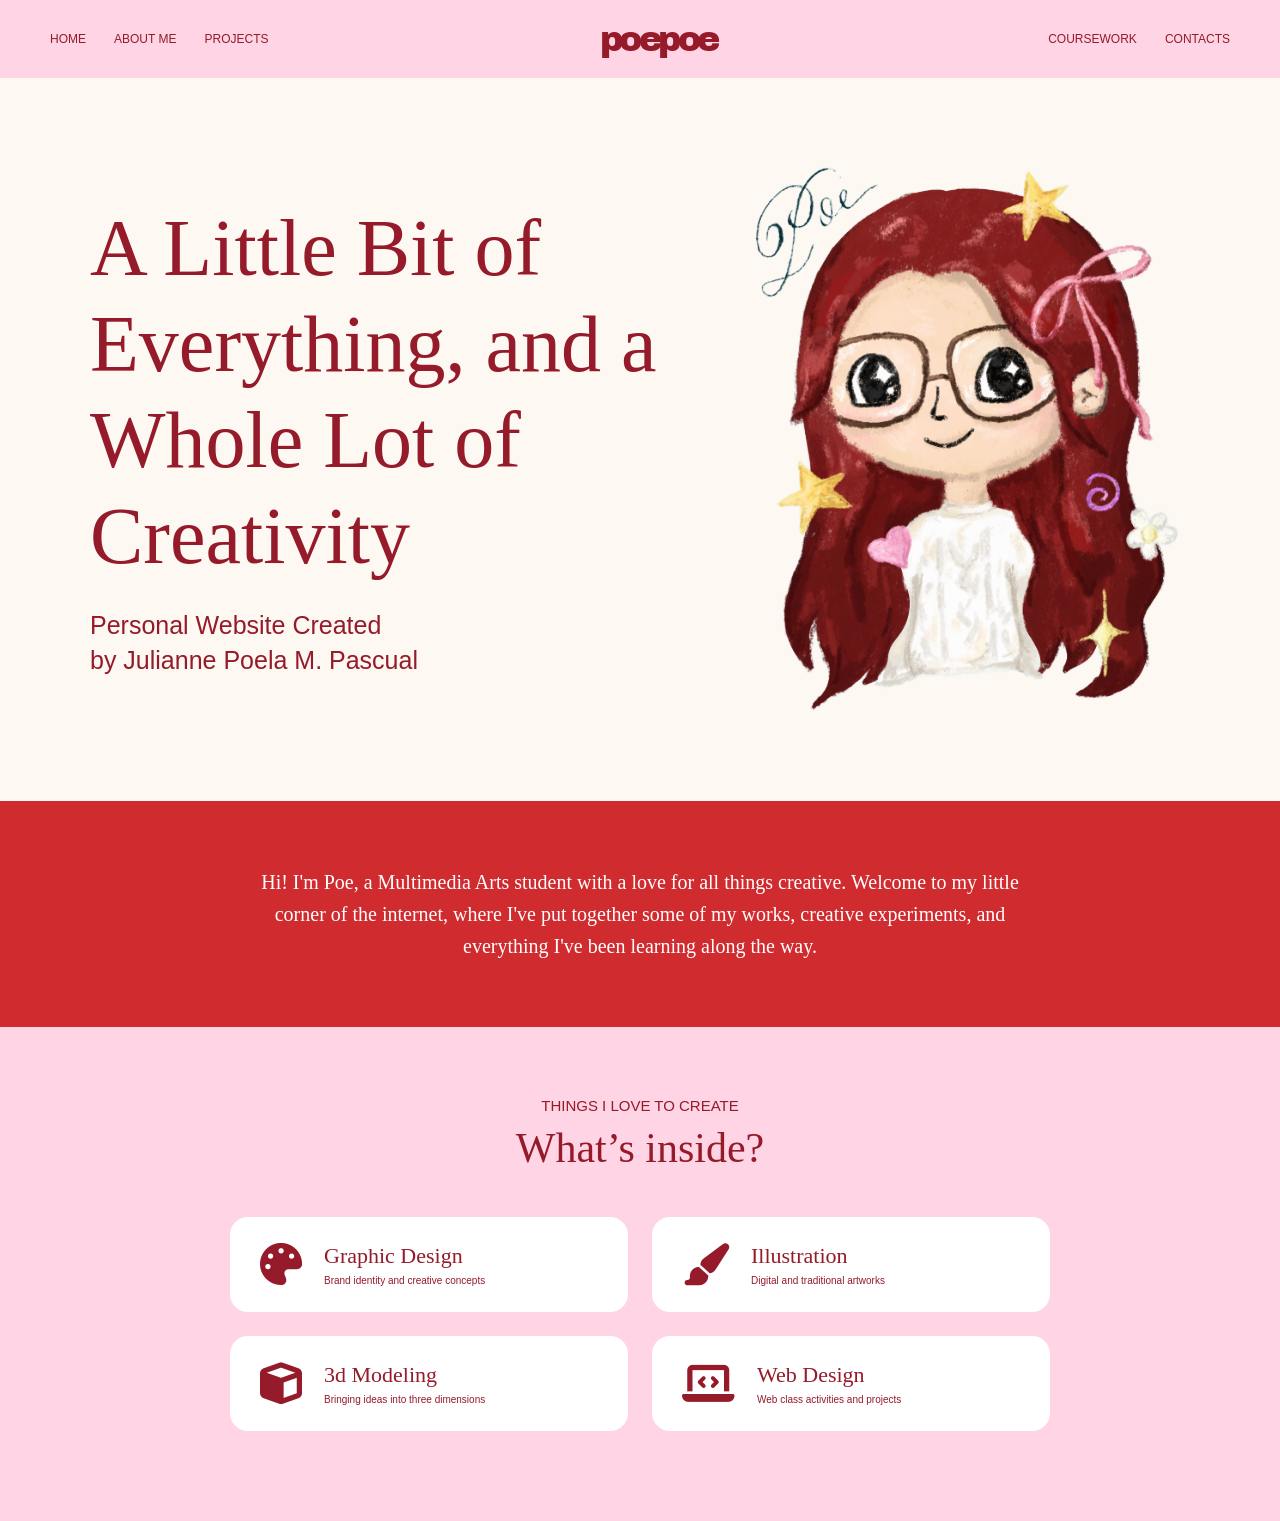
<file: index.html>
<!DOCTYPE html>
<html lang="en">
<head>
    <meta charset="UTF-8">
    <meta name="viewport" content="width=device-width, initial-scale=1.0">
    <title>poepoe | Home</title>

    <link rel="stylesheet" href="https://cdnjs.cloudflare.com/ajax/libs/font-awesome/6.7.2/css/all.min.css">
    <link rel="stylesheet" href="index.css">
    <script src="script.js" defer></script>
</head>
<body>

    <header class="navigation">
        <nav class="menu">
            <a href="index.html">HOME</a>
            <a href="about.html">ABOUT ME</a>
            <a href="projects.html">PROJECTS</a>
        </nav>

        <div class="siteName">poepoe</div>

        <nav class="menu">
            <a href="coursework.html">COURSEWORK</a>
            <a href="contacts.html">CONTACTS</a>
        </nav>
    </header>

    <section class="homeIntro">
        <div class="homeContent">
            <div class="homeText">
                <h1>A Little Bit of Everything, and a Whole Lot of Creativity</h1>
                <p>Personal Website Created<br>by Julianne Poela M. Pascual</p>
            </div>

            <div class="homeArt">
                <img src="img/Page 1 Illustration.svg" alt="Poe Illustration">
            </div>
        </div>
    </section>

    <section class="welcome">
        <p>
            Hi! I'm Poe, a Multimedia Arts student with a love for all things creative.
            Welcome to my little corner of the internet, where I've put together some of
            my works, creative experiments, and everything I've been learning along the way.
        </p>
    </section>

    <section class="interests">
        <p class="sectionLabel">THINGS I LOVE TO CREATE</p>
        <h2>What’s inside?</h2>

        <div class="interestCards">
            <div class="interestCard">
                <i class="fa-solid fa-palette"></i>

                <div class="cardText">
                    <h3>Graphic Design</h3>
                    <p>Brand identity and creative concepts</p>
                </div>
            </div>

            <div class="interestCard">
                <i class="fa-solid fa-paintbrush"></i>

                <div class="cardText">
                    <h3>Illustration</h3>
                    <p>Digital and traditional artworks</p>
                </div>
            </div>

            <div class="interestCard">
                <i class="fa-solid fa-cube"></i>

                <div class="cardText">
                    <h3>3d Modeling</h3>
                    <p>Bringing ideas into three dimensions</p>
                </div>
            </div>

            <div class="interestCard">
                <i class="fa-solid fa-laptop-code"></i>

                <div class="cardText">
                    <h3>Web Design</h3>
                    <p>Web class activities and projects</p>
                </div>
            </div>
        </div>
    </section>

</body>
</html>
</file>
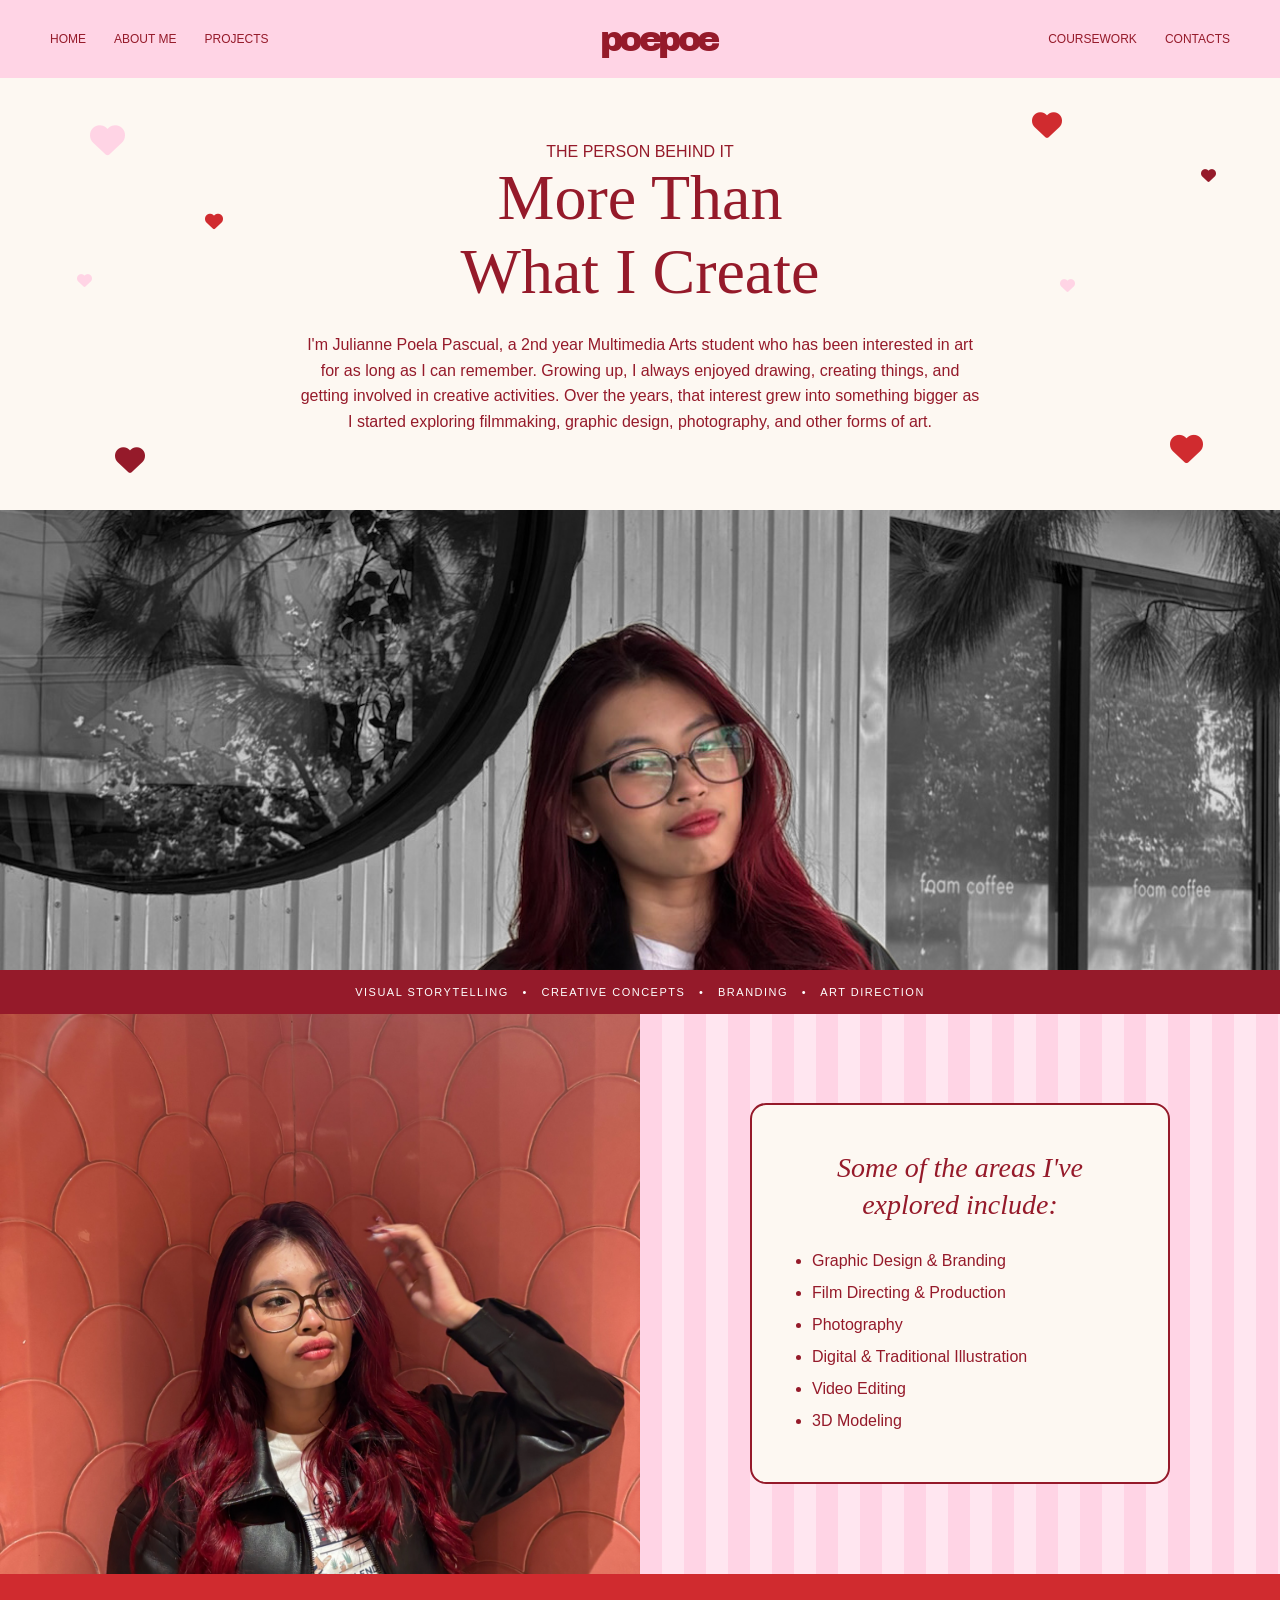
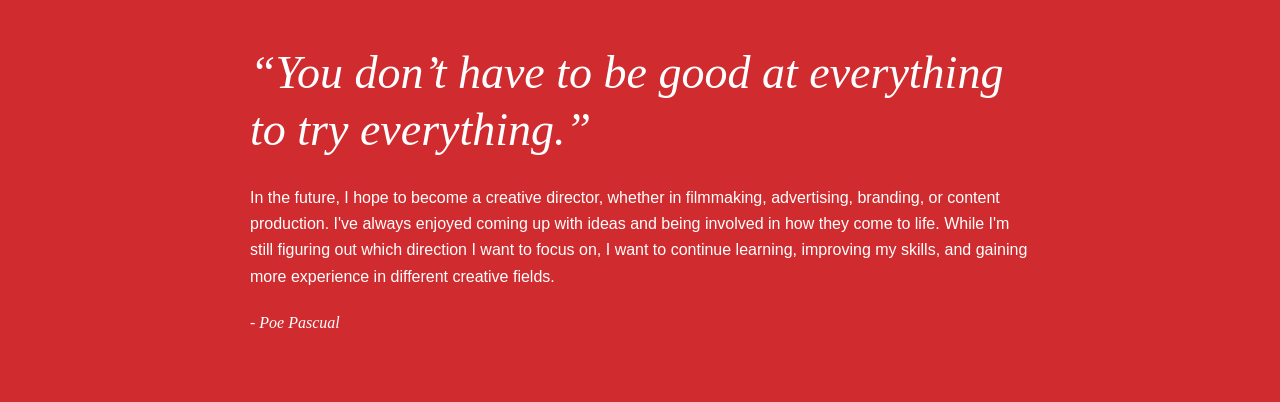
<file: about.html>
<!DOCTYPE html>
<html lang="en">
<head>
    <meta charset="UTF-8">
    <meta name="viewport" content="width=device-width, initial-scale=1.0">
    <title>poepoe | About Me</title>

    <link rel="stylesheet" href="https://cdnjs.cloudflare.com/ajax/libs/font-awesome/6.7.2/css/all.min.css">
    <link rel="stylesheet" href="about.css">
    <script src="script.js" defer></script>
</head>
<body>

    <header class="navigation">
        <nav class="menu">
            <a href="index.html">HOME</a>
            <a href="about.html">ABOUT ME</a>
            <a href="projects.html">PROJECTS</a>
        </nav>

        <div class="siteName">poepoe</div>

        <nav class="menu">
            <a href="coursework.html">COURSEWORK</a>
            <a href="contacts.html">CONTACTS</a>
        </nav>
    </header>

    <section class="aboutIntro">
        <i class="fa-solid fa-heart heart heart1"></i>
        <i class="fa-solid fa-heart heart heart2"></i>
        <i class="fa-solid fa-heart heart heart3"></i>
        <i class="fa-solid fa-heart heart heart4"></i>
        <i class="fa-solid fa-heart heart heart5"></i>
        <i class="fa-solid fa-heart heart heart6"></i>
        <i class="fa-solid fa-heart heart heart7"></i>
        <i class="fa-solid fa-heart heart heart8"></i>

        <div class="aboutContent">
            <p class="aboutLabel">THE PERSON BEHIND IT</p>
            <h1>More Than<br>What I Create</h1>

            <p class="biography">
                I'm Julianne Poela Pascual, a 2nd year Multimedia Arts student who has been
                interested in art for as long as I can remember. Growing up, I always enjoyed
                drawing, creating things, and getting involved in creative activities. Over the years,
                that interest grew into something bigger as I started exploring filmmaking, graphic
                design, photography, and other forms of art.
            </p>
        </div>
    </section>

    <section class="widePhoto">
        <img src="img/Page 2 Wide Image.JPG" alt="Poe Profile">
    </section>

    <div class="redBanner">
        VISUAL STORYTELLING &nbsp; • &nbsp; CREATIVE CONCEPTS &nbsp; • &nbsp; BRANDING &nbsp; • &nbsp; ART DIRECTION
    </div>

    <section class="skillsSection">
        <div class="portrait">
            <img src="img/Page 2 Half Image.JPG" alt="Poe portrait">
        </div>

        <div class="skillsArea">
            <div class="skillsBox">
                <h2>Some of the areas I've explored include:</h2>

                <ul>
                    <li>Graphic Design &amp; Branding</li>
                    <li>Film Directing &amp; Production</li>
                    <li>Photography</li>
                    <li>Digital &amp; Traditional Illustration</li>
                    <li>Video Editing</li>
                    <li>3D Modeling</li>
                </ul>
            </div>
        </div>
    </section>

    <section class="futureGoals">
        <div class="quoteContent">
            <h2>“You don’t have to be good at everything to try everything.”</h2>

            <p>
                In the future, I hope to become a creative director, whether in filmmaking, advertising,
                branding, or content production. I've always enjoyed coming up with ideas and being
                involved in how they come to life. While I'm still figuring out which direction I want to
                focus on, I want to continue learning, improving my skills, and gaining more experience
                in different creative fields.
            </p>

            <span class="quoteAuthor">- Poe Pascual</span>
        </div>
    </section>

</body>
</html>
</file>
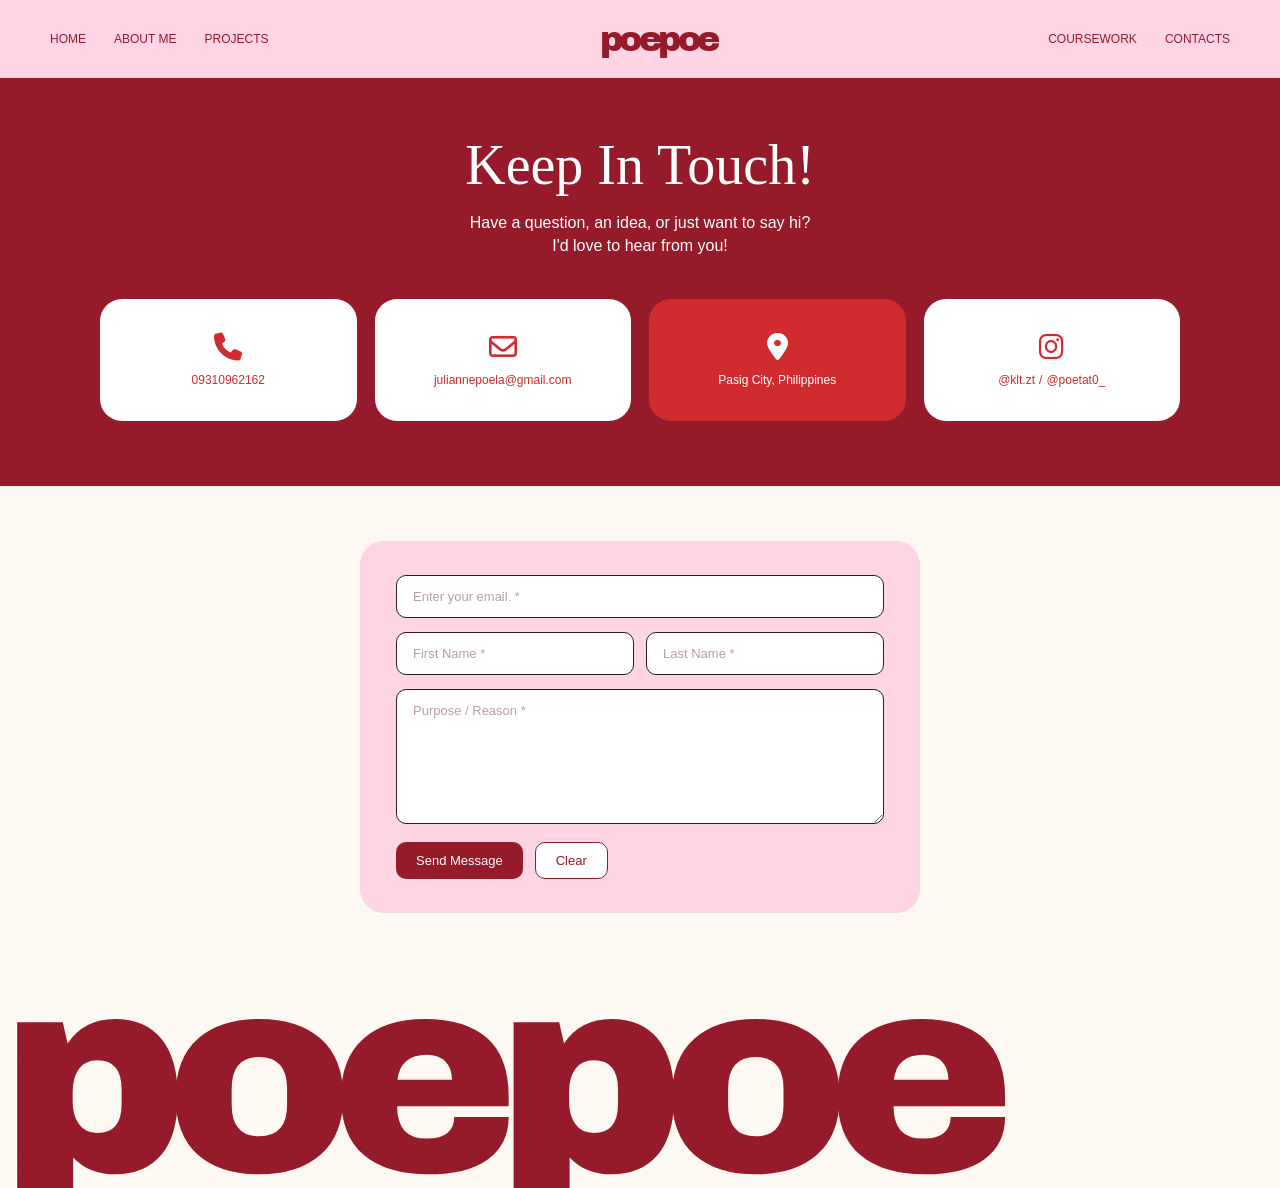
<file: contacts.html>
<!DOCTYPE html>
<html lang="en">
<head>
    <meta charset="UTF-8">
    <meta name="viewport" content="width=device-width, initial-scale=1.0">
    <title>poepoe | Contacts</title>

    <link rel="stylesheet" href="https://cdnjs.cloudflare.com/ajax/libs/font-awesome/6.7.2/css/all.min.css">
    <link rel="stylesheet" href="contacts.css">
    <script src="script.js" defer></script>
</head>
<body>

    <header class="navigation">
        <nav class="menu">
            <a href="index.html">HOME</a>
            <a href="about.html">ABOUT ME</a>
            <a href="projects.html">PROJECTS</a>
        </nav>

        <div class="siteName">poepoe</div>

        <nav class="menu">
            <a href="coursework.html">COURSEWORK</a>
            <a href="contacts.html">CONTACTS</a>
        </nav>
    </header>

    <section class="contactIntro">
        <div class="contactContent">
            <h1>Keep In Touch!</h1>

            <p class="contactDescription">
                Have a question, an idea, or just want to say hi?<br>
                I'd love to hear from you!
            </p>

            <div class="contactCards">
                <div class="contactCard">
                    <i class="fa-solid fa-phone"></i>
                    <span>09310962162</span>
                </div>

                <div class="contactCard">
                    <i class="fa-regular fa-envelope"></i>
                    <span>juliannepoela@gmail.com</span>
                </div>

                <div class="contactCard locationCard">
                    <i class="fa-solid fa-location-dot"></i>
                    <span>Pasig City, Philippines</span>
                </div>

                <div class="contactCard instagramCard">
                    <i class="fa-brands fa-instagram"></i>

                    <div class="instagramLinks">
                        <a href="https://www.instagram.com/klt.zt?utm_source=ig_web_button_share_sheet&obrf=ZDNlZDc0MzIxNw==" target="_blank">@klt.zt</a>
                        <span>/</span>
                        <a href="https://www.instagram.com/poetat0_?utm_source=ig_web_button_share_sheet&cplk=ZDNlZDc0MzIxNw==" target="_blank">@poetat0_</a>
                    </div>
                </div>
            </div>
        </div>
    </section>

    <section class="messageSection">
        <div class="messageBox">
            <form id="contactForm">
                <div class="formRow">
                    <input type="email" name="email" id="email" placeholder="Enter your email. *" required>
                </div>

                <div class="formRow nameFields">
                    <input type="text" name="first_name" id="firstName" placeholder="First Name *" required>
                    <input type="text" name="last_name" id="lastName" placeholder="Last Name *" required>
                </div>

                <div class="formRow">
                    <textarea name="purpose" id="message" rows="5" placeholder="Purpose / Reason *" required></textarea>
                </div>

                <div class="formButtons">
                    <button type="button" class="formButton sendButton" id="sendButton">Send Message</button>
                    <button type="reset" class="formButton clearButton" id="clearButton">Clear</button>
                </div>

                <p class="messageStatus" id="messageStatus" style="display: none;"></p>
            </form>
        </div>
    </section>

    <footer class="footer">
        <div class="footerName">poepoe</div>
    </footer>

</body>
</html>
</file>
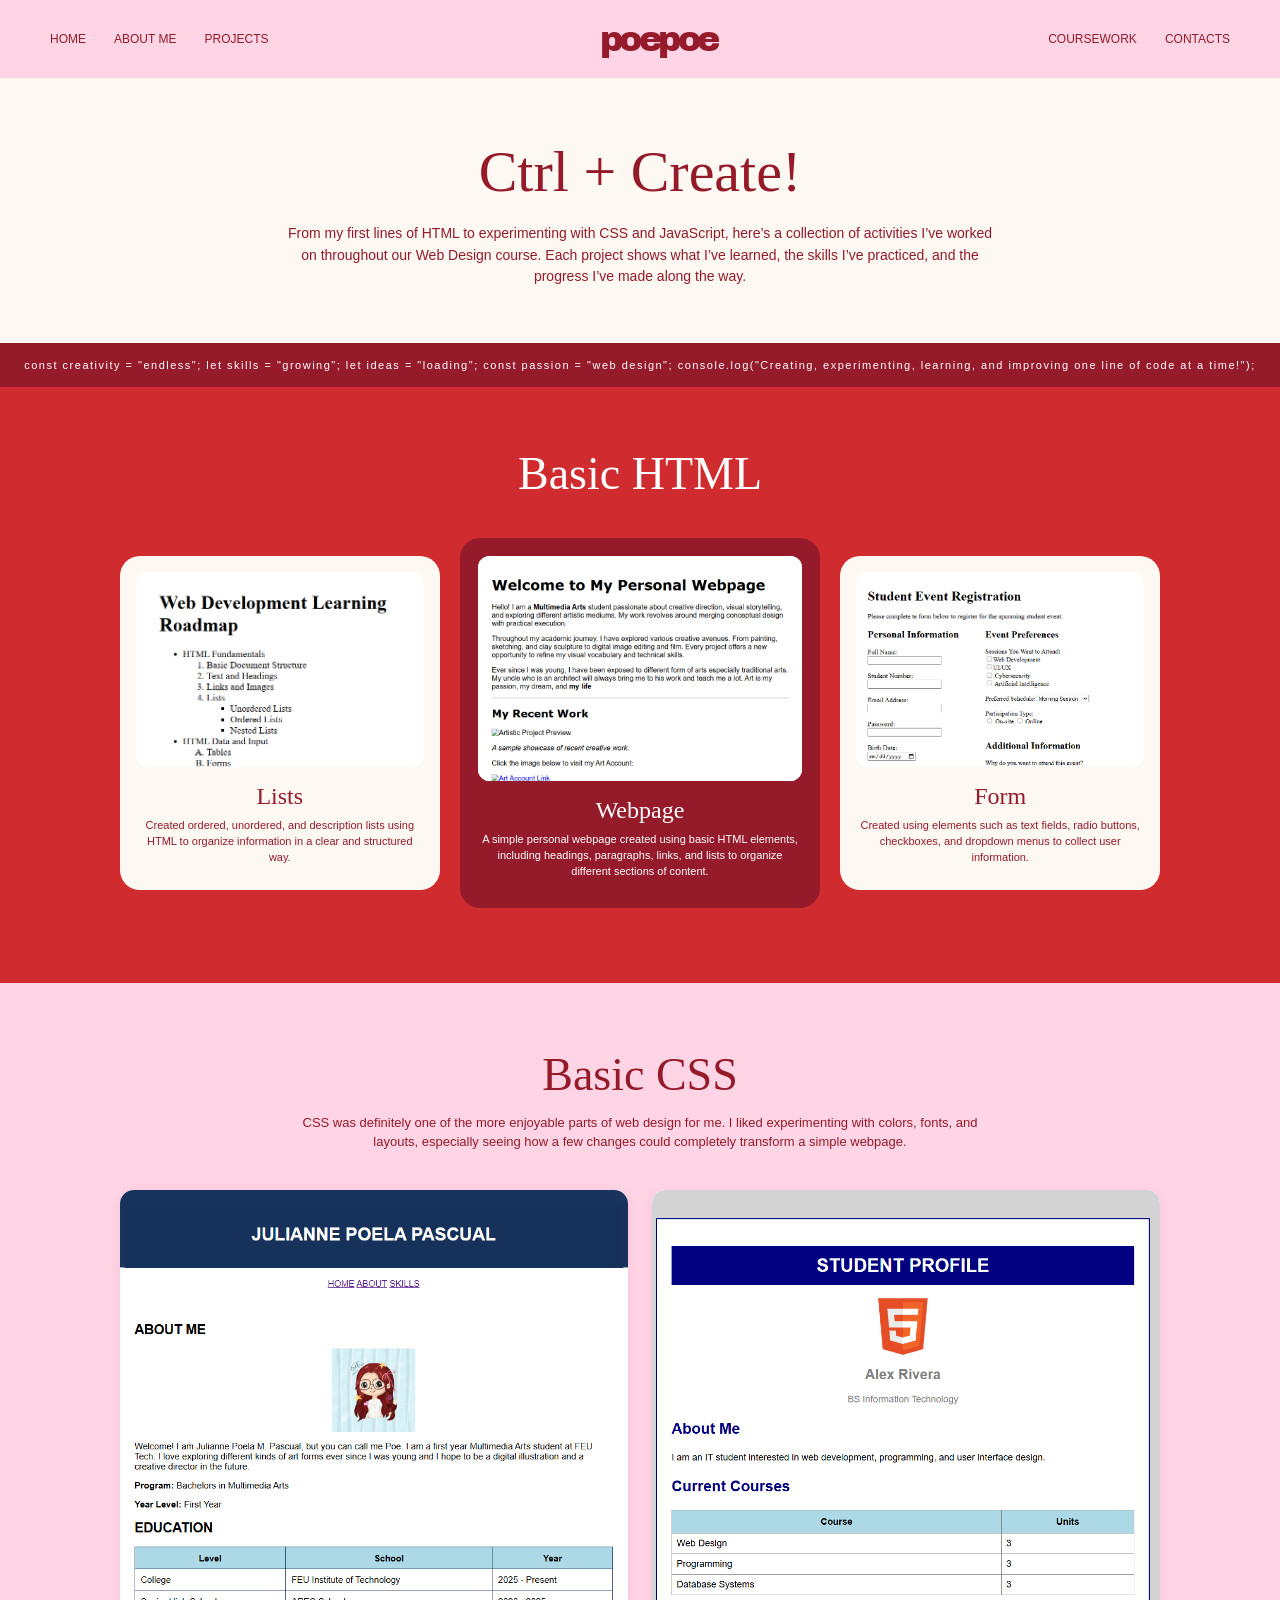
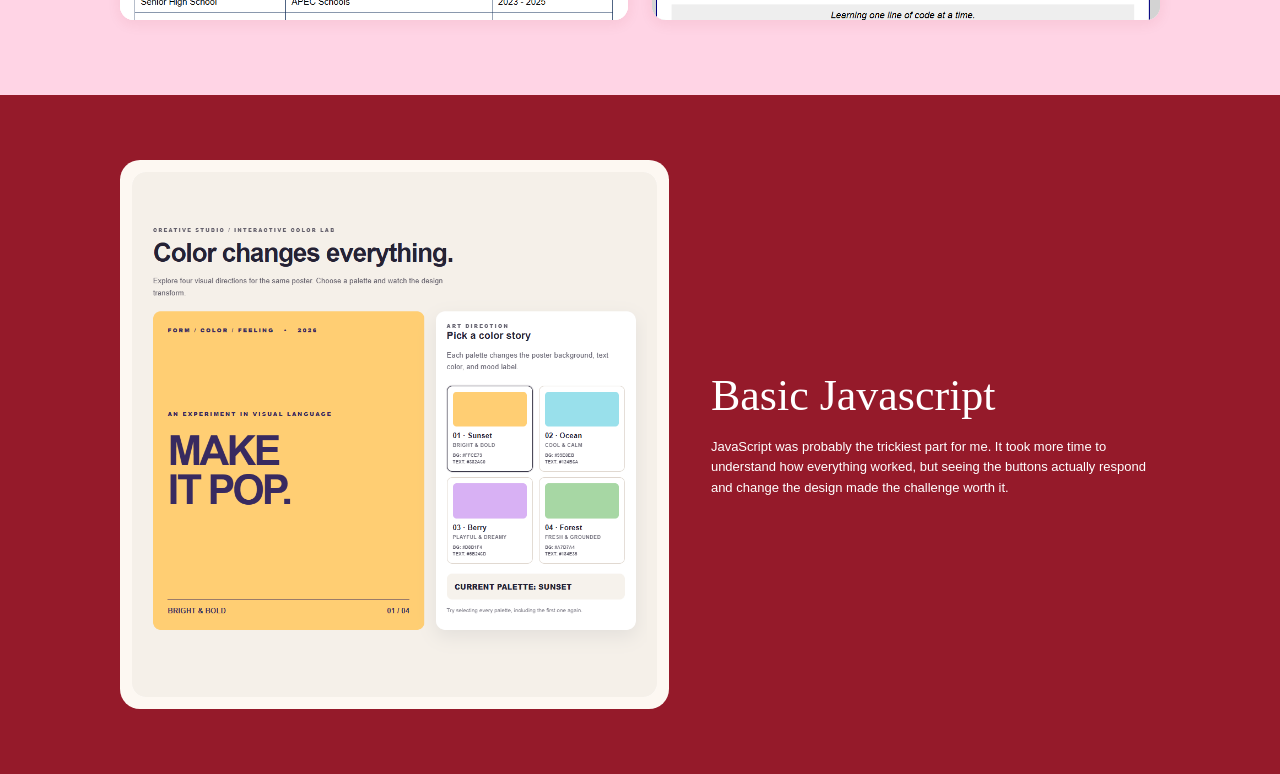
<file: coursework.html>
<!DOCTYPE html>
<html lang="en">
<head>
    <meta charset="UTF-8">
    <meta name="viewport" content="width=device-width, initial-scale=1.0">
    <title>poepoe | Coursework</title>

    <link rel="stylesheet" href="https://cdnjs.cloudflare.com/ajax/libs/font-awesome/6.7.2/css/all.min.css">
    <link rel="stylesheet" href="coursework.css">
    <script src="script.js" defer></script>
</head>
<body>

    <header class="navigation">
        <nav class="menu">
            <a href="index.html">HOME</a>
            <a href="about.html">ABOUT ME</a>
            <a href="projects.html">PROJECTS</a>
        </nav>

        <div class="siteName">poepoe</div>

        <nav class="menu">
            <a href="coursework.html">COURSEWORK</a>
            <a href="contacts.html">CONTACTS</a>
        </nav>
    </header>

    <section class="courseworkIntro">
        <div class="courseworkText">
            <h1>Ctrl + Create!</h1>

            <p>
                From my first lines of HTML to experimenting with CSS and JavaScript, here’s a collection
                of activities I’ve worked on throughout our Web Design course. Each project shows what
                I’ve learned, the skills I’ve practiced, and the progress I’ve made along the way.
            </p>
        </div>
    </section>

    <div class="redBanner codeBanner">
        const creativity = "endless"; let skills = "growing"; let ideas = "loading"; const passion = "web design"; console.log("Creating, experimenting, learning, and improving one line of code at a time!");
    </div>

    <section class="htmlSection">
        <div class="courseworkContent">
            <h2>Basic HTML</h2>

            <div class="htmlCards">
                <div class="htmlCard sideActivity">
                    <div class="htmlImage">
                        <img src="img/html act 1.svg" alt="Web Development Learning Roadmap HTML activity">
                    </div>

                    <h3>Lists</h3>

                    <p>
                        Created ordered, unordered, and description lists using HTML to organize information in a clear and structured way.
                    </p>
                </div>

                <div class="htmlCard middleActivity">
                    <div class="htmlImage">
                        <img src="img/html act 2.svg" alt="Welcome to My Personal Webpage HTML activity">
                    </div>

                    <h3>Webpage</h3>

                    <p>
                        A simple personal webpage created using basic HTML elements, including headings, paragraphs, links, and lists to organize different sections of content.
                    </p>
                </div>

                <div class="htmlCard sideActivity">
                    <div class="htmlImage">
                        <img src="img/html act 3.svg" alt="Student Event Registration Form HTML activity">
                    </div>

                    <h3>Form</h3>

                    <p>
                        Created using elements such as text fields, radio buttons, checkboxes, and dropdown menus to collect user information.
                    </p>
                </div>
            </div>
        </div>
    </section>

    <section class="cssSection">
        <div class="courseworkContent">
            <h2>Basic CSS</h2>

            <p class="cssDescription">
                CSS was definitely one of the more enjoyable parts of web design for me. I liked experimenting
                with colors, fonts, and layouts, especially seeing how a few changes could completely transform
                a simple webpage.
            </p>

            <div class="cssExamples">
                <div class="cssCard">
                    <img src="img/css act 1.svg" alt="Julianne Poela Pascual CSS profile activity">
                </div>

                <div class="cssCard">
                    <img src="img/css act 2.svg" alt="Alex Rivera Student Profile CSS activity">
                </div>
            </div>
        </div>
    </section>

    <section class="javascriptSection">
        <div class="javascriptContent">
            <div class="javascriptImage">
                <div class="javascriptCard">
                    <img src="img/java act 1.svg" alt="Color changes everything interactive palette activity">
                </div>
            </div>

            <div class="javascriptText">
                <h2>Basic Javascript</h2>

                <p>
                    JavaScript was probably the trickiest part for me. It took more time to understand how everything worked, but seeing the buttons actually respond and change the design made the challenge worth it.
                </p>
            </div>
        </div>
    </section>

</body>
</html>
</file>
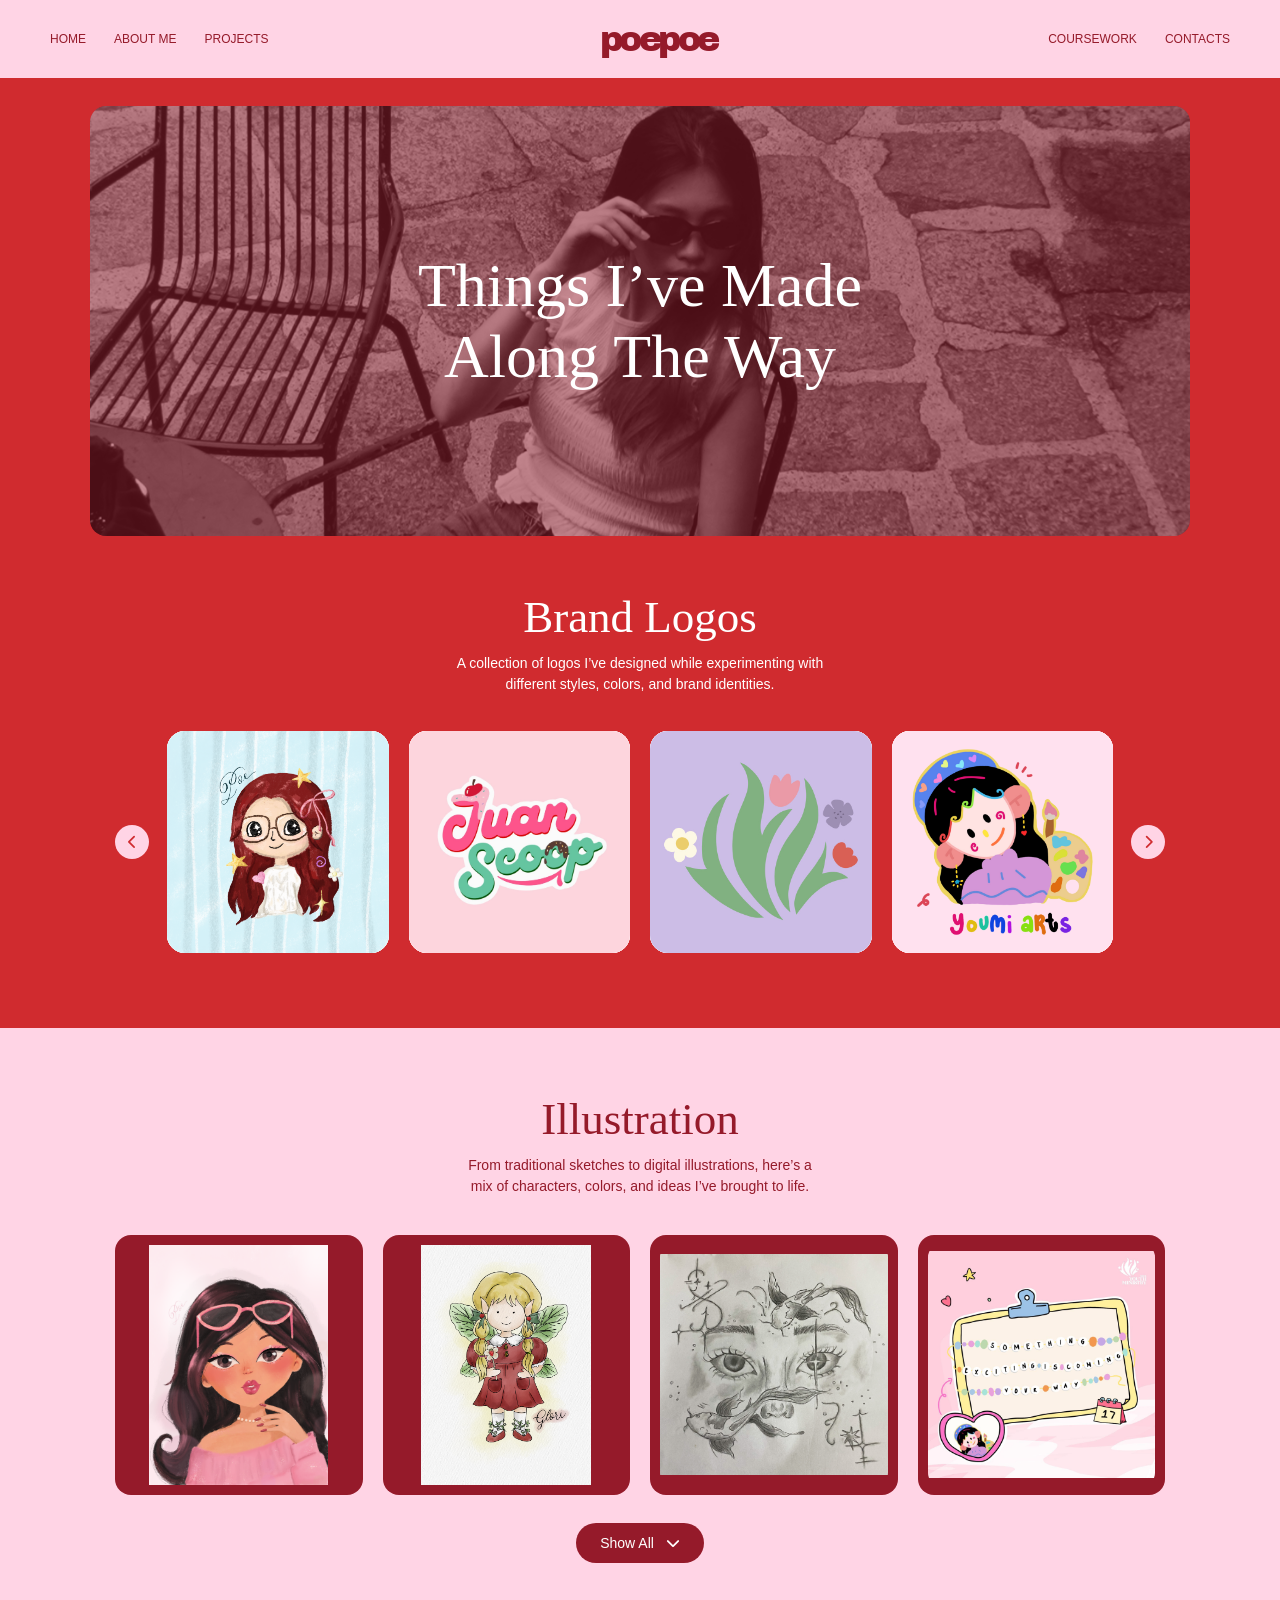
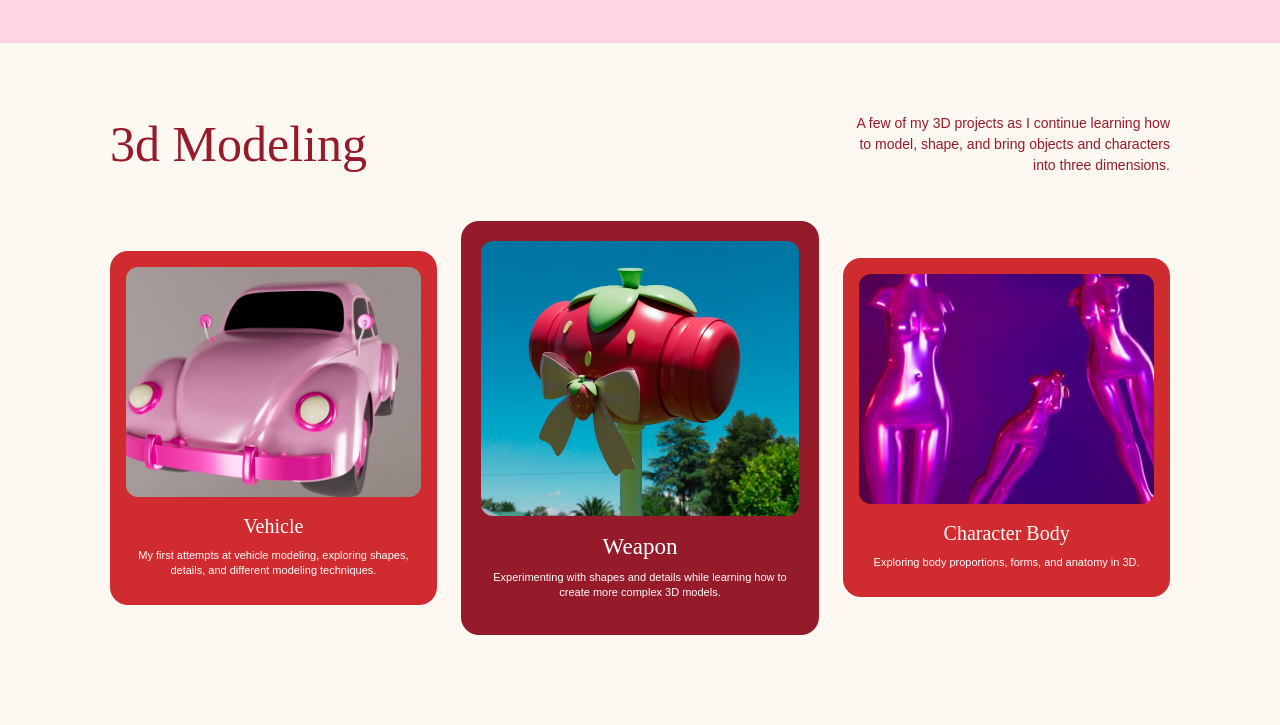
<file: projects.html>
<!DOCTYPE html>
<html lang="en">
<head>
    <meta charset="UTF-8">
    <meta name="viewport" content="width=device-width, initial-scale=1.0">
    <title>poepoe | Projects</title>

    <link rel="stylesheet" href="https://cdnjs.cloudflare.com/ajax/libs/font-awesome/6.7.2/css/all.min.css">
    <link rel="stylesheet" href="projects.css">
    <script src="script.js" defer></script>
</head>
<body>

    <header class="navigation">
        <nav class="menu">
            <a href="index.html">HOME</a>
            <a href="about.html">ABOUT ME</a>
            <a href="projects.html">PROJECTS</a>
        </nav>

        <div class="siteName">poepoe</div>

        <nav class="menu">
            <a href="coursework.html">COURSEWORK</a>
            <a href="contacts.html">CONTACTS</a>
        </nav>
    </header>

    <section class="projectsIntro">
        <div class="projectCover">
            <img src="img/Page 3 Top Image.JPG" alt="Poe sitting outdoors">
            <h1>Things I’ve Made<br>Along The Way</h1>
        </div>
    </section>

    <section class="brandLogos">
        <h2>Brand Logos</h2>

        <p class="sectionDescription">
            A collection of logos I’ve designed while experimenting with<br>
            different styles, colors, and brand identities.
        </p>

        <div class="gallery">
            <button type="button" class="arrowButton" id="previousLogos" aria-label="Previous logos">
                <i class="fa-solid fa-chevron-left"></i>
            </button>

            <div class="logoGroup" id="firstLogos">
                <div class="logoCard">
                    <img src="img/Logo 1.svg" alt="Brand Logo 1">
                </div>

                <div class="logoCard">
                    <img src="img/Logo 2.svg" alt="Brand Logo 2">
                </div>

                <div class="logoCard">
                    <img src="img/Logo 3.svg" alt="Brand Logo 3">
                </div>

                <div class="logoCard">
                    <img src="img/Logo 4.svg" alt="Brand Logo 4">
                </div>
            </div>

            <div class="logoGroup" id="secondLogos" style="display: none;">
                <div class="logoCard">
                    <img src="img/Logo 5.svg" alt="Brand Logo 5">
                </div>

                <div class="logoCard">
                    <img src="img/Logo 6.svg" alt="Brand Logo 6">
                </div>

                <div class="logoCard">
                    <img src="img/Logo 7.svg" alt="Brand Logo 7">
                </div>

                <div class="logoCard">
                    <img src="img/Logo 8.svg" alt="Brand Logo 8">
                </div>
            </div>

            <button type="button" class="arrowButton" id="nextLogos" aria-label="Next logos">
                <i class="fa-solid fa-chevron-right"></i>
            </button>
        </div>
    </section>

    <section class="illustrations">
        <h2>Illustration</h2>

        <p class="sectionDescription">
            From traditional sketches to digital illustrations, here’s a<br>
            mix of characters, colors, and ideas I’ve brought to life.
        </p>

        <!-- Always visible -->
        <div class="drawingGrid">
            <div class="drawingCard">
                <img src="img/Illustration 1.PNG" alt="Pink Portrait illustration">
            </div>

            <div class="drawingCard">
                <img src="img/Illustration 2.PNG" alt="Fairy character illustration">
            </div>

            <div class="drawingCard">
                <img src="img/Illustration 3.jpg" alt="Pencil sketch of eyes and koi fish">
            </div>

            <div class="drawingCard">
                <img src="img/Illustration 4.JPG" alt="Graphic illustration">
            </div>
        </div>

        <!-- Hidden until Show All is clicked -->
        <div class="drawingGrid moreDrawings" id="moreDrawings" style="display: none;">
            <div class="drawingCard">
                <img src="img/Illustration 5.jpg" alt="Fruit and bowl colored pencil artwork">
            </div>

            <div class="drawingCard">
                <img src="img/Illustration 6.jpg" alt="Ballerina Sketch">
            </div>

            <div class="drawingCard">
                <img src="img/Illustration 7.jpg" alt="Still life artwork">
            </div>

            <div class="drawingCard">
                <img src="img/Illustration 8.PNG" alt="Red Portrait illustration">
            </div>
        </div>

        <button type="button" class="showButton" id="showDrawings" aria-expanded="false" aria-controls="moreDrawings">
            <span id="showText">Show All</span>
            <i class="fa-solid fa-chevron-down" id="showArrow" aria-hidden="true"></i>
        </button>
    </section>

    <section class="models">
        <div class="modelIntro">
            <h2>3d Modeling</h2>

            <p>
                A few of my 3D projects as I continue learning how<br>
                to model, shape, and bring objects and characters<br>
                into three dimensions.
            </p>
        </div>

        <div class="modelCards">
            <div class="modelCard sideModel">
                <img src="img/3D Vehicle.jpg" alt="3D Pink Beetle Vehicle">
                <h3>Vehicle</h3>

                <p>
                    My first attempts at vehicle modeling, exploring shapes,
                    details, and different modeling techniques.
                </p>
            </div>

            <div class="modelCard middleModel">
                <img src="img/3D Weapon.jpeg" alt="3D Strawberry Hammer Weapon">
                <h3>Weapon</h3>

                <p>
                    Experimenting with shapes and details while learning
                    how to create more complex 3D models.
                </p>
            </div>

            <div class="modelCard sideModel">
                <img src="img/3D Character.jpg" alt="3D Character Body">
                <h3>Character Body</h3>

                <p>
                    Exploring body proportions, forms, and anatomy in 3D.
                </p>
            </div>
        </div>
    </section>

</body>
</html>
</file>
<file: index.css>
@import url('https://fonts.googleapis.com/css2?family=Archivo+Black&display=swap');

* {
    box-sizing: border-box;
    margin: 0;
    padding: 0;
}

body {
    font-family: Arial, sans-serif;
    background-color: #fdf8f2;
    color: #951a2a;
}

/* Navigation */
.navigation {
    background-color: #ffd4e5;
    padding: 20px 50px;
    display: flex;
    justify-content: space-between;
    align-items: center;
}

.menu {
    display: flex;
    gap: 28px;
}

.menu a {
    font-family: Arial, sans-serif;
    font-size: 12px;
    color: #951a2a;
    text-decoration: none;
}

.siteName {
    font-family: 'Archivo Black', sans-serif;
    font-size: 35px;
    letter-spacing: -3.5px;
    color: #951a2a;
}

/* Introduction */
.homeIntro {
    background-color: #fdf8f2;
    padding: 60px 40px;
}

.homeContent {
    max-width: 100%;
    margin: 0 auto;
    display: flex;
    justify-content: space-between;
    align-items: center;
    gap: 40px;
}

.homeText {
    max-width: 440px;
}

.homeText h1 {
    font-family: Georgia, serif;
    font-size: 60px;
    font-weight: normal;
    line-height: 1.2;
    color: #951a2a;
    margin-bottom: 24px;
}

.homeText p {
    font-family: Arial, sans-serif;
    font-size: 18px;
    line-height: 1.4;
    color: #951a2a;
}

.homeArt img {
    width: 340px;
    height: auto;
    display: block;
}

/* Welcome message */
.welcome {
    background-color: #d02b2f;
    padding: 65px 40px;
    text-align: center;
}

.welcome p {
    font-family: Georgia, serif;
    font-size: 20px;
    line-height: 1.6;
    color: #ffffff;
    max-width: 780px;
    margin: 0 auto;
}

/* Interests */
.interests {
    background-color: #ffd4e5;
    padding: 70px 40px 90px;
    text-align: center;
}

.sectionLabel {
    font-family: Arial, sans-serif;
    font-size: 15px;
    color: #951a2a;
    margin-bottom: 10px;
}

.interests h2 {
    font-family: Georgia, serif;
    font-size: 42px;
    font-weight: normal;
    color: #951a2a;
    margin-bottom: 45px;
}

.interestCards {
    max-width: 820px;
    margin: 0 auto;
    display: grid;
    grid-template-columns: repeat(2, 1fr);
    gap: 24px;
}

.interestCard {
    background-color: #ffffff;
    border-radius: 18px;
    padding: 26px 30px;
    display: flex;
    align-items: center;
    gap: 22px;
    text-align: left;
}

.interestCard i {
    font-size: 42px;
    color: #951a2a;
}

.cardText h3 {
    font-family: Georgia, serif;
    font-size: 22px;
    font-weight: normal;
    color: #951a2a;
    margin-bottom: 6px;
}

.cardText p {
    font-family: Arial, sans-serif;
    font-size: 10px;
    color: #951a2a;
}

/* Smaller screens */
@media (max-width: 750px) {
    .navigation {
        flex-direction: column;
        gap: 15px;
    }

    .homeContent {
        flex-direction: column;
        text-align: center;
    }

    .interestCards {
        grid-template-columns: 1fr;
    }
}

/* Desktop screens */
@media (min-width: 1024px) {
    .homeIntro {
        padding: 80px 90px;
    }

    .homeText {
        max-width: 620px;
    }

    .homeText h1 {
        font-size: 80px;
    }

    .homeText p {
        font-size: 25px;
    }

    .homeArt img {
        width: 450px;
    }
}
</file>
<file: about.css>
@import url('https://fonts.googleapis.com/css2?family=Archivo+Black&display=swap');

* {
    box-sizing: border-box;
    margin: 0;
    padding: 0;
}

body {
    font-family: Arial, sans-serif;
    background-color: #fdf8f2;
    color: #951a2a;
}

/* Navigation */
.navigation {
    background-color: #ffd4e5;
    padding: 20px 50px;
    display: flex;
    justify-content: space-between;
    align-items: center;
}

.menu {
    display: flex;
    gap: 28px;
}

.menu a {
    font-family: Arial, sans-serif;
    font-size: 12px;
    color: #951a2a;
    text-decoration: none;
}

.siteName {
    font-family: 'Archivo Black', sans-serif;
    font-size: 35px;
    letter-spacing: -3.5px;
    color: #951a2a;
}

/* About introduction */
.aboutIntro {
    background-color: #fdf8f2;
    padding: 65px 40px 75px;
    text-align: center;
    position: relative;
    overflow: hidden;
}

.aboutContent {
    max-width: 680px;
    margin: 0 auto;
    position: relative;
}

.aboutIntro h1 {
    font-family: Georgia, serif;
    font-size: 46px;
    font-weight: normal;
    line-height: 1.15;
    color: #951a2a;
    margin-bottom: 24px;
}

.biography {
    font-family: Arial, sans-serif;
    font-size: 13px;
    line-height: 1.6;
    color: #951a2a;
}

/* Hearts */
.heart {
    position: absolute;
}

.heart1 {
    top: 45px;
    left: 7%;
    font-size: 35px;
    color: #ffd4e5;
}

.heart2 {
    top: 135px;
    left: 16%;
    font-size: 18px;
    color: #d02b2f;
}

.heart3 {
    top: 195px;
    left: 6%;
    font-size: 15px;
    color: #ffd4e5;
}

.heart4 {
    bottom: 35px;
    left: 9%;
    font-size: 30px;
    color: #951a2a;
}

.heart5 {
    top: 32px;
    right: 17%;
    font-size: 30px;
    color: #d02b2f;
}

.heart6 {
    top: 90px;
    right: 5%;
    font-size: 15px;
    color: #951a2a;
}

.heart7 {
    bottom: 45px;
    right: 6%;
    font-size: 33px;
    color: #d02b2f;
}

.heart8 {
    top: 200px;
    right: 16%;
    font-size: 15px;
    color: #ffd4e5;
}

/* Wide photo */
.widePhoto img {
    width: 100%;
    height: 360px;
    object-fit: cover;
    object-position: center 42%;
    display: block;
}

/* Skills banner */
.redBanner {
    background-color: #951a2a;
    color: #ffffff;
    font-family: Arial, sans-serif;
    font-size: 11px;
    letter-spacing: 1.5px;
    text-align: center;
    padding: 16px 20px;
}

/* Portrait and skills */
.skillsSection {
    display: flex;
    width: 100%;
}

.portrait {
    width: 50%;
}

.portrait img {
    width: 100%;
    height: 460px;
    object-fit: cover;
    object-position: center 20%;
    display: block;
}

.skillsArea {
    width: 50%;
    background: repeating-linear-gradient(
        to right,
        #ffd4e5,
        #ffd4e5 22px,
        #ffe6f0 22px,
        #ffe6f0 44px
    );
    display: flex;
    justify-content: center;
    align-items: center;
    padding: 40px;
}

.skillsBox {
    background-color: #fdf8f2;
    border: 2px solid #951a2a;
    border-radius: 16px;
    padding: 36px 34px;
    max-width: 340px;
    width: 100%;
}

.skillsBox h2 {
    font-family: Georgia, serif;
    font-style: italic;
    font-size: 22px;
    font-weight: normal;
    line-height: 1.3;
    color: #951a2a;
    text-align: center;
    margin-bottom: 22px;
}

.skillsBox ul {
    padding-left: 20px;
    color: #951a2a;
    font-family: Arial, sans-serif;
    font-size: 13px;
    line-height: 2;
}

/* Future goals */
.futureGoals {
    background-color: #d02b2f;
    color: #ffffff;
    padding: 70px 40px;
}

.quoteContent {
    max-width: 780px;
    margin: 0 auto;
}

.futureGoals h2 {
    font-family: Georgia, serif;
    font-style: italic;
    font-size: 34px;
    font-weight: normal;
    line-height: 1.25;
    margin-bottom: 26px;
}

.futureGoals p {
    font-family: Arial, sans-serif;
    font-size: 13px;
    line-height: 1.65;
    margin-bottom: 24px;
}

.quoteAuthor {
    font-family: Georgia, serif;
    font-style: italic;
    font-size: 16px;
}

/* Smaller screens */
@media (max-width: 750px) {
    .navigation {
        flex-direction: column;
        gap: 15px;
    }

    .skillsSection {
        flex-direction: column;
    }

    .portrait,
    .skillsArea {
        width: 100%;
    }
}

/* Desktop screens */
@media (min-width: 1024px) {
    .aboutIntro h1 {
        font-size: 64px;
    }

    .biography {
        font-size: 16px;
    }

    .widePhoto img {
        height: 460px;
    }

    .portrait img {
        height: 560px;
    }

    .skillsBox {
        max-width: 420px;
        padding: 45px 40px;
    }

    .skillsBox h2 {
        font-size: 28px;
    }

    .skillsBox ul {
        font-size: 16px;
    }

    .futureGoals h2 {
        font-size: 46px;
    }

    .futureGoals p {
        font-size: 16px;
    }
}
</file>
<file: contacts.css>
@import url('https://fonts.googleapis.com/css2?family=Archivo+Black&display=swap');

* {
    box-sizing: border-box;
    margin: 0;
    padding: 0;
}

body {
    font-family: Arial, sans-serif;
    background-color: #fdf8f2;
    color: #951a2a;
}

/* Navigation */
.navigation {
    background-color: #ffd4e5;
    padding: 20px 50px;
    display: flex;
    justify-content: space-between;
    align-items: center;
}

.menu {
    display: flex;
    gap: 28px;
}

.menu a {
    font-family: Arial, sans-serif;
    font-size: 12px;
    color: #951a2a;
    text-decoration: none;
}

.siteName {
    font-family: 'Archivo Black', sans-serif;
    font-size: 35px;
    letter-spacing: -3.5px;
    color: #951a2a;
}

/* Contact information */
.contactIntro {
    background-color: #951a2a;
    color: #ffffff;
    padding: 55px 30px 65px;
    text-align: center;
}

.contactContent {
    max-width: 1080px;
    margin: 0 auto;
}

.contactIntro h1 {
    font-family: Georgia, serif;
    font-size: 56px;
    font-weight: normal;
    margin-bottom: 14px;
}

.contactDescription {
    font-family: Arial, sans-serif;
    font-size: 16px;
    line-height: 1.45;
    color: #ffffff;
    margin-bottom: 42px;
}

.contactCards {
    display: grid;
    grid-template-columns: repeat(4, 1fr);
    gap: 18px;
}

.contactCard {
    background-color: #ffffff;
    color: #d02b2f;
    border-radius: 22px;
    padding: 24px 16px;
    display: flex;
    flex-direction: column;
    align-items: center;
    justify-content: center;
    gap: 12px;
    min-height: 122px;
}

.contactCard i {
    font-size: 28px;
    color: #d02b2f;
}

.contactCard span,
.contactCard a {
    font-family: Arial, sans-serif;
    font-size: 12px;
    color: #d02b2f;
    text-decoration: none;
    word-break: break-word;
}

.contactCard a:hover {
    text-decoration: underline;
}

.locationCard {
    background-color: #d02b2f;
    color: #ffffff;
}

.locationCard i,
.locationCard span {
    color: #ffffff;
}

.instagramLinks {
    display: flex;
    align-items: center;
    justify-content: center;
    flex-wrap: wrap;
    gap: 4px;
}

/* Contact form */
.messageSection {
    background-color: #fdf8f2;
    padding: 55px 24px 45px;
    display: flex;
    justify-content: center;
}

.messageBox {
    background-color: #ffd4e5;
    border-radius: 24px;
    padding: 34px 36px;
    width: 100%;
    max-width: 560px;
}

.formRow {
    margin-bottom: 14px;
}

.formRow.nameFields {
    display: grid;
    grid-template-columns: repeat(2, 1fr);
    gap: 12px;
}

.messageBox input,
.messageBox textarea {
    width: 100%;
    background-color: #ffffff;
    border: 1.5px solid #2b1d1f;
    border-radius: 10px;
    padding: 13px 16px;
    font-family: Arial, sans-serif;
    font-size: 13px;
    color: #2b1d1f;
}

.messageBox input::placeholder,
.messageBox textarea::placeholder {
    color: #b89ea6;
}

.messageBox textarea {
    resize: vertical;
    min-height: 135px;
}

.formButtons {
    display: flex;
    gap: 12px;
    margin-top: 8px;
}

.formButton {
    border: none;
    border-radius: 10px;
    padding: 10px 20px;
    font-family: Arial, sans-serif;
    font-size: 13px;
    cursor: pointer;
}

.sendButton {
    background-color: #951a2a;
    color: #ffffff;
}

.clearButton {
    background-color: #ffffff;
    color: #951a2a;
    border: 1px solid #951a2a;
}

.messageStatus {
    margin-top: 12px;
    font-family: Arial, sans-serif;
    font-size: 12px;
    color: #951a2a;
}

/* Footer */
.footer {
    background-color: #fdf8f2;
    overflow: hidden;
    padding: 10px 0 0;
    line-height: 0.78;
}

.footerName {
    font-family: 'Archivo Black', sans-serif;
    font-size: 22vw;
    letter-spacing: -0.08em;
    color: #951a2a;
    white-space: nowrap;
    user-select: none;
}

/* Smaller screens */
@media (max-width: 750px) {
    .navigation {
        flex-direction: column;
        gap: 15px;
    }

    .contactIntro h1 {
        font-size: 38px;
    }

    .contactCards {
        grid-template-columns: repeat(2, 1fr);
    }

    .messageBox {
        padding: 24px 20px;
    }

    .formRow.nameFields {
        grid-template-columns: 1fr;
    }

    .footerName {
        font-size: 26vw;
    }
}
</file>
<file: coursework.css>
@import url('https://fonts.googleapis.com/css2?family=Archivo+Black&display=swap');

* {
    box-sizing: border-box;
    margin: 0;
    padding: 0;
}

body {
    font-family: Arial, sans-serif;
    background-color: #fdf8f2;
    color: #951a2a;
}

/* Navigation */
.navigation {
    background-color: #ffd4e5;
    padding: 20px 50px;
    display: flex;
    justify-content: space-between;
    align-items: center;
}

.menu {
    display: flex;
    gap: 28px;
}

.menu a {
    font-family: Arial, sans-serif;
    font-size: 12px;
    color: #951a2a;
    text-decoration: none;
}

.siteName {
    font-family: 'Archivo Black', sans-serif;
    font-size: 35px;
    letter-spacing: -3.5px;
    color: #951a2a;
}

/* Introduction */
.courseworkIntro {
    background-color: #fdf8f2;
    padding: 60px 30px 55px;
    text-align: center;
}

.courseworkText {
    max-width: 720px;
    margin: 0 auto;
}

.courseworkIntro h1 {
    font-family: Georgia, serif;
    font-size: 58px;
    font-weight: normal;
    color: #951a2a;
    margin-bottom: 18px;
}

.courseworkIntro p {
    font-family: Arial, sans-serif;
    font-size: 14px;
    line-height: 1.55;
    color: #951a2a;
}

.courseworkContent {
    max-width: 1040px;
    margin: 0 auto;
}

/* Code banner */
.redBanner {
    background-color: #951a2a;
    color: #ffffff;
    font-family: Arial, sans-serif;
    font-size: 11px;
    letter-spacing: 1.5px;
    text-align: center;
    padding: 16px 20px;
}

.codeBanner {
    white-space: nowrap;
    overflow: hidden;
    text-overflow: ellipsis;
}

/* HTML activities */
.htmlSection {
    background-color: #d02b2f;
    color: #ffffff;
    padding: 60px 30px 75px;
    text-align: center;
}

.htmlSection h2 {
    font-family: Georgia, serif;
    font-size: 46px;
    font-weight: normal;
    color: #ffffff;
    margin-bottom: 38px;
}

.htmlCards {
    display: flex;
    justify-content: center;
    align-items: center;
    gap: 20px;
}

.htmlCard {
    border-radius: 20px;
    padding: 16px 16px 24px;
    width: 31%;
    text-align: center;
}

.sideActivity {
    background-color: #fdf8f2;
    color: #951a2a;
}

.middleActivity {
    background-color: #951a2a;
    color: #ffffff;
    width: 35%;
    padding: 18px 18px 28px;
}

.htmlImage {
    background-color: #ffffff;
    border-radius: 12px;
    height: 195px;
    overflow: hidden;
    margin-bottom: 16px;
    display: flex;
    align-items: center;
    justify-content: center;
}

.middleActivity .htmlImage {
    height: 225px;
}

.htmlImage img {
    width: 100%;
    height: 100%;
    object-fit: cover;
    object-position: top center;
    display: block;
}

.htmlCard h3 {
    font-family: Georgia, serif;
    font-size: 24px;
    font-weight: normal;
    margin-bottom: 8px;
}

.htmlCard p {
    font-family: Arial, sans-serif;
    font-size: 11px;
    line-height: 1.45;
}

/* CSS activities */
.cssSection {
    background-color: #ffd4e5;
    color: #951a2a;
    padding: 65px 30px 75px;
    text-align: center;
}

.cssSection h2 {
    font-family: Georgia, serif;
    font-size: 46px;
    font-weight: normal;
    color: #951a2a;
    margin-bottom: 12px;
}

.cssDescription {
    max-width: 680px;
    margin: 0 auto 38px;
    font-family: Arial, sans-serif;
    font-size: 13px;
    line-height: 1.5;
    color: #951a2a;
}

.cssExamples {
    display: grid;
    grid-template-columns: repeat(2, 1fr);
    gap: 24px;
}

.cssCard {
    background-color: #ffffff;
    border-radius: 14px;
    overflow: hidden;
    box-shadow: 0 4px 14px rgba(149, 26, 42, 0.08);
}

.cssCard img {
    width: 100%;
    height: 360px;
    object-fit: cover;
    object-position: top center;
    display: block;
}

/* JavaScript activity */
.javascriptSection {
    background-color: #951a2a;
    color: #ffffff;
    padding: 65px 35px;
}

.javascriptContent {
    max-width: 1040px;
    margin: 0 auto;
    display: flex;
    align-items: center;
    gap: 42px;
}

.javascriptImage {
    width: 55%;
}

.javascriptCard {
    background-color: #fdf8f2;
    border-radius: 20px;
    padding: 12px;
    overflow: hidden;
}

.javascriptCard img {
    width: 100%;
    height: auto;
    border-radius: 14px;
    display: block;
}

.javascriptText {
    width: 45%;
    text-align: left;
}

.javascriptText h2 {
    font-family: Georgia, serif;
    font-size: 44px;
    font-weight: normal;
    color: #ffffff;
    margin-bottom: 16px;
}

.javascriptText p {
    font-family: Arial, sans-serif;
    font-size: 13px;
    line-height: 1.6;
    color: #ffffff;
}

/* Smaller screens */
@media (max-width: 750px) {
    .navigation {
        flex-direction: column;
        gap: 15px;
    }

    .courseworkIntro h1 {
        font-size: 40px;
    }

    .htmlCards {
        flex-direction: column;
    }

    .htmlCard,
    .middleActivity {
        width: 100%;
    }

    .cssExamples {
        grid-template-columns: 1fr;
    }

    .javascriptContent {
        flex-direction: column;
    }

    .javascriptImage,
    .javascriptText {
        width: 100%;
    }

    .javascriptText {
        text-align: center;
    }
}

/* Desktop screens */
@media (min-width: 1024px) {
    .cssCard img {
        height: 430px;
    }
}
</file>
<file: projects.css>
@import url('https://fonts.googleapis.com/css2?family=Archivo+Black&display=swap');

* {
    box-sizing: border-box;
    margin: 0;
    padding: 0;
}

body {
    font-family: Arial, sans-serif;
    background-color: #fdf8f2;
    color: #951a2a;
}

/* Navigation */
.navigation {
    background-color: #ffd4e5;
    padding: 20px 50px;
    display: flex;
    justify-content: space-between;
    align-items: center;
}

.menu {
    display: flex;
    gap: 28px;
}

.menu a {
    font-family: Arial, sans-serif;
    font-size: 12px;
    color: #951a2a;
    text-decoration: none;
}

.siteName {
    font-family: 'Archivo Black', sans-serif;
    font-size: 35px;
    letter-spacing: -3.5px;
    color: #951a2a;
}

/* Projects introduction */
.projectsIntro {
    background-color: #d02b2f;
    padding: 28px 24px 0;
}

.projectCover {
    max-width: 1100px;
    margin: 0 auto;
    height: 360px;
    background-color: #951a2a;
    border-radius: 16px;
    position: relative;
    overflow: hidden;
    display: flex;
    justify-content: center;
    align-items: center;
    text-align: center;
}

.projectCover img {
    width: 100%;
    height: 100%;
    object-fit: cover;
    opacity: 0.5;
    position: absolute;
    top: 0;
    left: 0;
}

.projectCover h1 {
    position: relative;
    font-family: Georgia, serif;
    font-size: 46px;
    font-weight: normal;
    line-height: 1.15;
    color: #ffffff;
    padding: 0 20px;
}

/* Brand logos */
.brandLogos {
    background-color: #d02b2f;
    color: #ffffff;
    padding: 55px 30px 75px;
    text-align: center;
}

.brandLogos h2 {
    font-family: Georgia, serif;
    font-size: 45px;
    font-weight: normal;
    margin-bottom: 10px;
}

.brandLogos .sectionDescription {
    font-family: Arial, sans-serif;
    font-size: 14px;
    line-height: 1.5;
    color: #ffffff;
    margin-bottom: 36px;
}

.gallery {
    max-width: 1050px;
    margin: 0 auto;
    display: flex;
    align-items: center;
    justify-content: center;
    gap: 18px;
}

.arrowButton {
    width: 34px;
    height: 34px;
    border-radius: 50%;
    border: none;
    background-color: #ffd4e5;
    color: #d02b2f;
    font-size: 14px;
    cursor: pointer;
    flex-shrink: 0;
}

.logoGroup {
    display: grid;
    grid-template-columns: repeat(4, 1fr);
    gap: 20px;
    width: 100%;
}

.logoCard {
    background-color: #ffffff;
    border-radius: 18px;
    aspect-ratio: 1 / 1;
    width: 100%;
    overflow: hidden;
    display: flex;
    align-items: center;
    justify-content: center;
}

.logoCard img {
    width: 100%;
    height: 100%;
    object-fit: cover;
    display: block;
}

/* Illustrations */
.illustrations {
    background-color: #ffd4e5;
    color: #951a2a;
    padding: 65px 35px 80px;
    text-align: center;
}

.illustrations h2 {
    font-family: Georgia, serif;
    font-size: 45px;
    font-weight: normal;
    margin-bottom: 10px;
}

.illustrations .sectionDescription {
    font-family: Arial, sans-serif;
    font-size: 14px;
    line-height: 1.5;
    color: #951a2a;
    margin-bottom: 38px;
}

.drawingGrid {
    display: grid;
    grid-template-columns: repeat(4, minmax(0, 1fr));
    gap: 20px;
    max-width: 1050px;
    margin: 0 auto;
}

.moreDrawings {
    margin-top: 20px;
}

.drawingCard {
    background-color: #951a2a;
    border-radius: 16px;
    padding: 10px;
    display: flex;
    align-items: center;
    justify-content: center;
    max-width: 100%;
    width: 100%;
    min-width: 0;
}

.drawingCard img {
    width: 100%;
    height: 240px;
    max-width: 100%;
    border-radius: 12px;
    display: block;
    object-fit: contain;
}

.showButton {
    background-color: #951a2a;
    color: #ffffff;
    border: none;
    border-radius: 24px;
    padding: 12px 24px;
    margin-top: 28px;
    font-family: Arial, sans-serif;
    font-size: 14px;
    cursor: pointer;
}

.showButton i {
    margin-left: 8px;
}

/* 3D models */
.models {
    background-color: #fdf8f2;
    padding: 70px 40px 90px;
}

.modelIntro {
    max-width: 960px;
    margin: 0 auto 45px;
    display: flex;
    justify-content: space-between;
    align-items: center;
    gap: 30px;
}

.modelIntro h2 {
    font-family: Georgia, serif;
    font-size: 50px;
    font-weight: normal;
    color: #951a2a;
}

.modelIntro p {
    font-family: Arial, sans-serif;
    font-size: 14px;
    line-height: 1.5;
    color: #951a2a;
    text-align: right;
}

.modelCards {
    max-width: 960px;
    margin: 0 auto;
    display: flex;
    justify-content: center;
    align-items: center;
    gap: 24px;
}

.modelCard {
    border-radius: 18px;
    padding: 16px 16px 26px;
    color: #ffffff;
    text-align: center;
    width: 31%;
}

.sideModel {
    background-color: #d02b2f;
}

.middleModel {
    background-color: #951a2a;
    padding: 20px 20px 34px;
    width: 34%;
}

.modelCard img {
    width: 100%;
    height: 195px;
    object-fit: cover;
    border-radius: 12px;
    margin-bottom: 18px;
    display: block;
}

.middleModel img {
    height: 235px;
}

.modelCard h3 {
    font-family: Georgia, serif;
    font-size: 20px;
    font-weight: normal;
    margin-bottom: 10px;
}

.middleModel h3 {
    font-size: 23px;
}

.modelCard p {
    font-family: Arial, sans-serif;
    font-size: 11px;
    line-height: 1.45;
}

/* Smaller screens */
@media (max-width: 750px) {
    .navigation {
        flex-direction: column;
        gap: 15px;
    }

    .projectCover {
        height: 240px;
    }

    .projectCover h1 {
        font-size: 32px;
    }

    .logoGroup {
        grid-template-columns: repeat(2, 1fr);
    }

    .drawingGrid {
        grid-template-columns: repeat(2, minmax(0, 1fr));
    }

    .drawingCard img {
        height: 200px;
    }

    .modelIntro {
        flex-direction: column;
        text-align: center;
    }

    .modelIntro p {
        text-align: center;
    }

    .modelCards {
        flex-direction: column;
    }

    .modelCard,
    .middleModel {
        width: 100%;
    }
}

/* Desktop screens */
@media (min-width: 1024px) {
    .projectCover {
        height: 430px;
    }

    .projectCover h1 {
        font-size: 62px;
    }

    .modelIntro,
    .modelCards {
        max-width: 1060px;
    }

    .modelCard img {
        height: 230px;
    }

    .middleModel img {
        height: 275px;
    }
}
</file>
